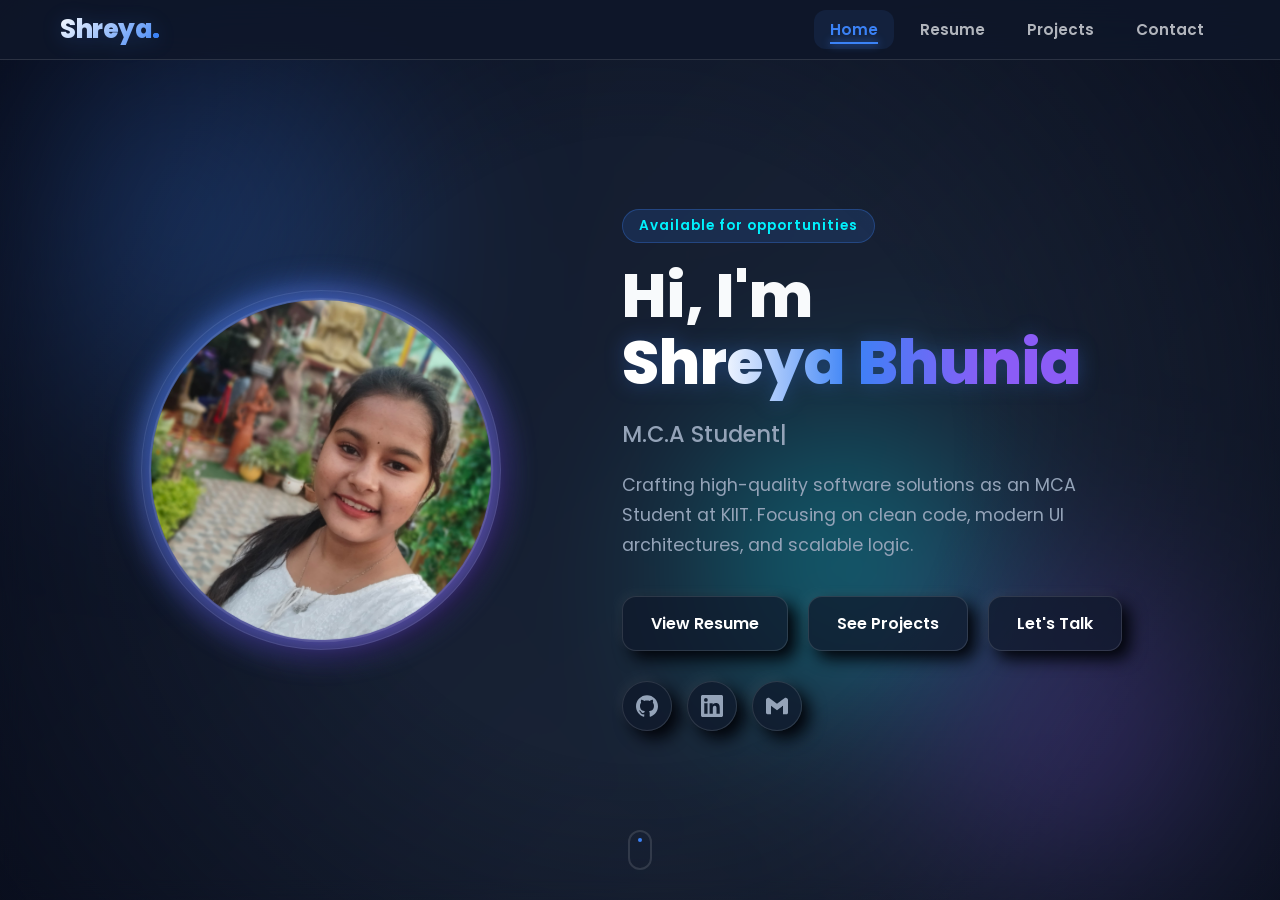
<file: index.html>
<!DOCTYPE html>
<html lang="en">

<head>
    <meta charset="UTF-8">
    <meta name="viewport" content="width=device-width, initial-scale=1.0">
    <title>Shreya's Home</title>
    <link rel="stylesheet" href="style.css">
    <link rel="stylesheet" href="portfolio.css">
    <script src="home.js" defer></script>
</head>

<body class="premium-home">

    <!-- Premium Background Elements -->
    <!-- Premium Background Elements adding to test changes -->
    <div class="mesh-background">
        <div class="glow-blob blob-1"></div>
        <div class="glow-blob blob-2"></div>
        <div class="glow-blob blob-3"></div>
    </div>
    <div class="glass-overlay"></div>

    <nav class="navbar">
        <div class="nav-logo">Shreya<span>.</span></div>
        <div class="nav-links">
            <a href="index.html" class="active">Home</a>
            <a href="Resume.html">Resume</a>
            <a href="Project.html">Projects</a>
            <a href="Contact.html">Contact</a>
        </div>
    </nav>

    <main class="hero-container">
        <!-- Left Section: Profile -->
        <section class="hero-visual">
            <div class="profile-wrapper tilt-element" id="profileTilt">
                <div class="profile-glow-ring"></div>
                <img src="pic.jpg" alt="Shreya Bhunia" class="profile-img">
            </div>
        </section>

        <!-- Right Section: Content -->
        <section class="hero-text">
            <div class="header-badge animate-in">Available for opportunities </div>

            <h1 class="hero-name animate-in">
                Hi, I'm <br>
                <span class="gradient-text">Shreya Bhunia</span>
            </h1>

            <div class="role-typing animate-in">
                <span id="typedText"></span><span class="cursor">|</span>
            </div>

            <p class="hero-description animate-in">
                Crafting high-quality software solutions as an MCA Student at KIIT.
                Focusing on clean code, modern UI architectures, and scalable logic.
            </p>

            <div class="cta-buttons animate-in">
                <a href="Resume.html" class="btn-premium btn-3d tilt-element">
                    <span>View Resume</span>
                </a>
                <a href="Project.html" class="btn-premium btn-3d tilt-element">
                    <span>See Projects</span>
                </a>
                <a href="Contact.html" class="btn-premium btn-3d tilt-element">
                    <span>Let's Talk</span>
                </a>
            </div>

            <div class="social-grid animate-in">
                <a href="https://github.com/shreyabhunia2/" target="_blank" rel="noopener noreferrer" class="social-btn btn-3d tilt-element" title="GitHub">
                    <svg viewBox="0 0 24 24" fill="currentColor">
                        <path
                            d="M12 .297c-6.63 0-12 5.373-12 12 0 5.303 3.438 9.8 8.205 11.385.6.113.82-.258.82-.577 0-.285-.01-1.04-.015-2.04-3.338.724-4.042-1.61-4.042-1.61C4.422 18.07 3.633 17.7 3.633 17.7c-1.087-.744.084-.729.084-.729 1.205.084 1.838 1.236 1.838 1.236 1.07 1.835 2.809 1.305 3.495.998.108-.776.417-1.305.76-1.605-2.665-.3-5.466-1.332-5.466-5.93 0-1.31.465-2.38 1.235-3.22-.135-.303-.54-1.523.105-3.176 0 0 1.005-.322 3.3 1.23.96-.267 1.98-.399 3-.405 1.02.006 2.04.138 3 .405 2.28-1.552 3.285-1.23 3.285-1.23.645 1.653.24 2.873.12 3.176.765.84 1.23 1.91 1.23 3.22 0 4.61-2.805 5.625-5.475 5.92.42.36.81 1.096.81 2.22 0 1.606-.015 2.896-.015 3.286 0 .315.21.69.825.57C20.565 22.092 24 17.592 24 12.297c0-6.627-5.373-12-12-12" />
                    </svg>
                </a>
                <a href="https://www.linkedin.com/in/shreyabhunia/" target="_blank" rel="noopener noreferrer" class="social-btn btn-3d tilt-element" title="LinkedIn">
                    <svg viewBox="0 0 24 24" fill="currentColor">
                        <path
                            d="M20.447 20.452h-3.554v-5.569c0-1.328-.027-3.037-1.852-3.037-1.853 0-2.136 1.445-2.136 2.939v5.667H9.351V9h3.414v1.561h.046c.477-.9 1.637-1.85 3.37-1.85 3.601 0 4.267 2.37 4.267 5.455v6.286zM5.337 7.433a2.062 2.062 0 0 1-2.063-2.065 2.064 2.064 0 1 1 2.063 2.065zm1.782 13.019H3.555V9h3.564v11.452zM22.225 0H1.771C.792 0 0 .774 0 1.729v20.542C0 23.227.792 24 1.771 24h20.451C23.2 24 24 23.227 24 22.271V1.729C24 .774 23.2 0 22.222 0h.003z" />
                    </svg>
                </a>
                <a href="mailto:shreyabhunia680@gmail.com" class="social-btn btn-3d tilt-element" title="Email">
                    <svg viewBox="0 0 24 24" fill="currentColor">
                        <path
                            d="M24 5.457v13.909c0 .904-.732 1.636-1.636 1.636h-3.819V11.73L12 16.64l-6.545-4.91v9.273H1.636A1.636 1.636 0 0 1 0 19.366V5.457c0-2.023 2.309-3.178 3.927-1.964L5.455 4.64 12 9.548l6.545-4.91 1.528-1.145C21.69 2.28 24 3.434 24 5.457z" />
                    </svg>
                </a>
            </div>
        </section>
    </main>

    <div class="scroll-status">
        <div class="scroll-dot"></div>
    </div>

</body>

</html>
</file>
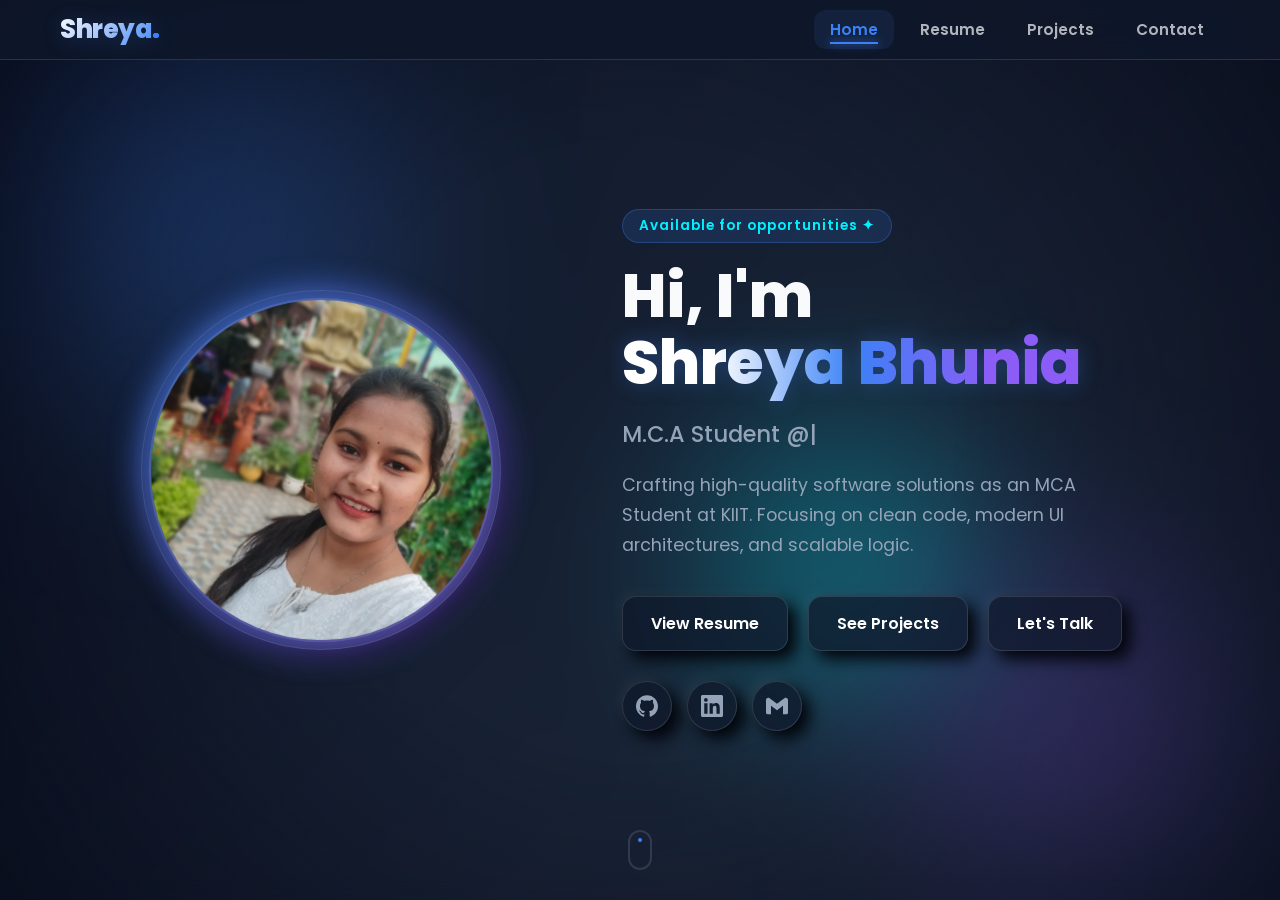
<file: portfolio.html>
<!DOCTYPE html>
<html lang="en">

<head>
    <meta charset="UTF-8">
    <meta name="viewport" content="width=device-width, initial-scale=1.0">
    <title>Shreya Bhunia | Premium Developer Portfolio</title>
    <link rel="stylesheet" href="style.css">
    <link rel="stylesheet" href="portfolio.css">
    <script src="home.js" defer></script>
</head>

<body class="premium-home">

    <!-- Premium Background Elements -->
    <!-- Premium Background Elements adding to test changes -->
    <div class="mesh-background">
        <div class="glow-blob blob-1"></div>
        <div class="glow-blob blob-2"></div>
        <div class="glow-blob blob-3"></div>
    </div>
    <div class="glass-overlay"></div>

    <nav class="navbar">
        <div class="nav-logo">Shreya<span>.</span></div>
        <div class="nav-links">
            <a href="portfolio.html" class="active">Home</a>
            <a href="Resume.html">Resume</a>
            <a href="Project.html">Projects</a>
            <a href="Contact.html">Contact</a>
        </div>
    </nav>

    <main class="hero-container">
        <!-- Left Section: Profile -->
        <section class="hero-visual">
            <div class="profile-wrapper tilt-element" id="profileTilt">
                <div class="profile-glow-ring"></div>
                <img src="pic.jpg" alt="Shreya Bhunia" class="profile-img">
            </div>
        </section>

        <!-- Right Section: Content -->
        <section class="hero-text">
            <div class="header-badge animate-in">Available for opportunities ✦</div>

            <h1 class="hero-name animate-in">
                Hi, I'm <br>
                <span class="gradient-text">Shreya Bhunia</span>
            </h1>

            <div class="role-typing animate-in">
                <span id="typedText"></span><span class="cursor">|</span>
            </div>

            <p class="hero-description animate-in">
                Crafting high-quality software solutions as an MCA Student at KIIT.
                Focusing on clean code, modern UI architectures, and scalable logic.
            </p>

            <div class="cta-buttons animate-in">
                <a href="Resume.html" class="btn-premium btn-3d tilt-element">
                    <span>View Resume</span>
                </a>
                <a href="Project.html" class="btn-premium btn-3d tilt-element">
                    <span>See Projects</span>
                </a>
                <a href="Contact.html" class="btn-premium btn-3d tilt-element">
                    <span>Let's Talk</span>
                </a>
            </div>

            <div class="social-grid animate-in">
                <a href="https://github.com/" target="_blank" class="social-btn btn-3d tilt-element" title="GitHub">
                    <svg viewBox="0 0 24 24" fill="currentColor">
                        <path
                            d="M12 .297c-6.63 0-12 5.373-12 12 0 5.303 3.438 9.8 8.205 11.385.6.113.82-.258.82-.577 0-.285-.01-1.04-.015-2.04-3.338.724-4.042-1.61-4.042-1.61C4.422 18.07 3.633 17.7 3.633 17.7c-1.087-.744.084-.729.084-.729 1.205.084 1.838 1.236 1.838 1.236 1.07 1.835 2.809 1.305 3.495.998.108-.776.417-1.305.76-1.605-2.665-.3-5.466-1.332-5.466-5.93 0-1.31.465-2.38 1.235-3.22-.135-.303-.54-1.523.105-3.176 0 0 1.005-.322 3.3 1.23.96-.267 1.98-.399 3-.405 1.02.006 2.04.138 3 .405 2.28-1.552 3.285-1.23 3.285-1.23.645 1.653.24 2.873.12 3.176.765.84 1.23 1.91 1.23 3.22 0 4.61-2.805 5.625-5.475 5.92.42.36.81 1.096.81 2.22 0 1.606-.015 2.896-.015 3.286 0 .315.21.69.825.57C20.565 22.092 24 17.592 24 12.297c0-6.627-5.373-12-12-12" />
                    </svg>
                </a>
                <a href="https://linkedin.com/" target="_blank" class="social-btn btn-3d tilt-element" title="LinkedIn">
                    <svg viewBox="0 0 24 24" fill="currentColor">
                        <path
                            d="M20.447 20.452h-3.554v-5.569c0-1.328-.027-3.037-1.852-3.037-1.853 0-2.136 1.445-2.136 2.939v5.667H9.351V9h3.414v1.561h.046c.477-.9 1.637-1.85 3.37-1.85 3.601 0 4.267 2.37 4.267 5.455v6.286zM5.337 7.433a2.062 2.062 0 0 1-2.063-2.065 2.064 2.064 0 1 1 2.063 2.065zm1.782 13.019H3.555V9h3.564v11.452zM22.225 0H1.771C.792 0 0 .774 0 1.729v20.542C0 23.227.792 24 1.771 24h20.451C23.2 24 24 23.227 24 22.271V1.729C24 .774 23.2 0 22.222 0h.003z" />
                    </svg>
                </a>
                <a href="mailto:shreyabhunia680@gmail.com" class="social-btn btn-3d tilt-element" title="Email">
                    <svg viewBox="0 0 24 24" fill="currentColor">
                        <path
                            d="M24 5.457v13.909c0 .904-.732 1.636-1.636 1.636h-3.819V11.73L12 16.64l-6.545-4.91v9.273H1.636A1.636 1.636 0 0 1 0 19.366V5.457c0-2.023 2.309-3.178 3.927-1.964L5.455 4.64 12 9.548l6.545-4.91 1.528-1.145C21.69 2.28 24 3.434 24 5.457z" />
                    </svg>
                </a>
            </div>
        </section>
    </main>

    <div class="scroll-status">
        <div class="scroll-dot"></div>
    </div>

</body>

</html>
</file>
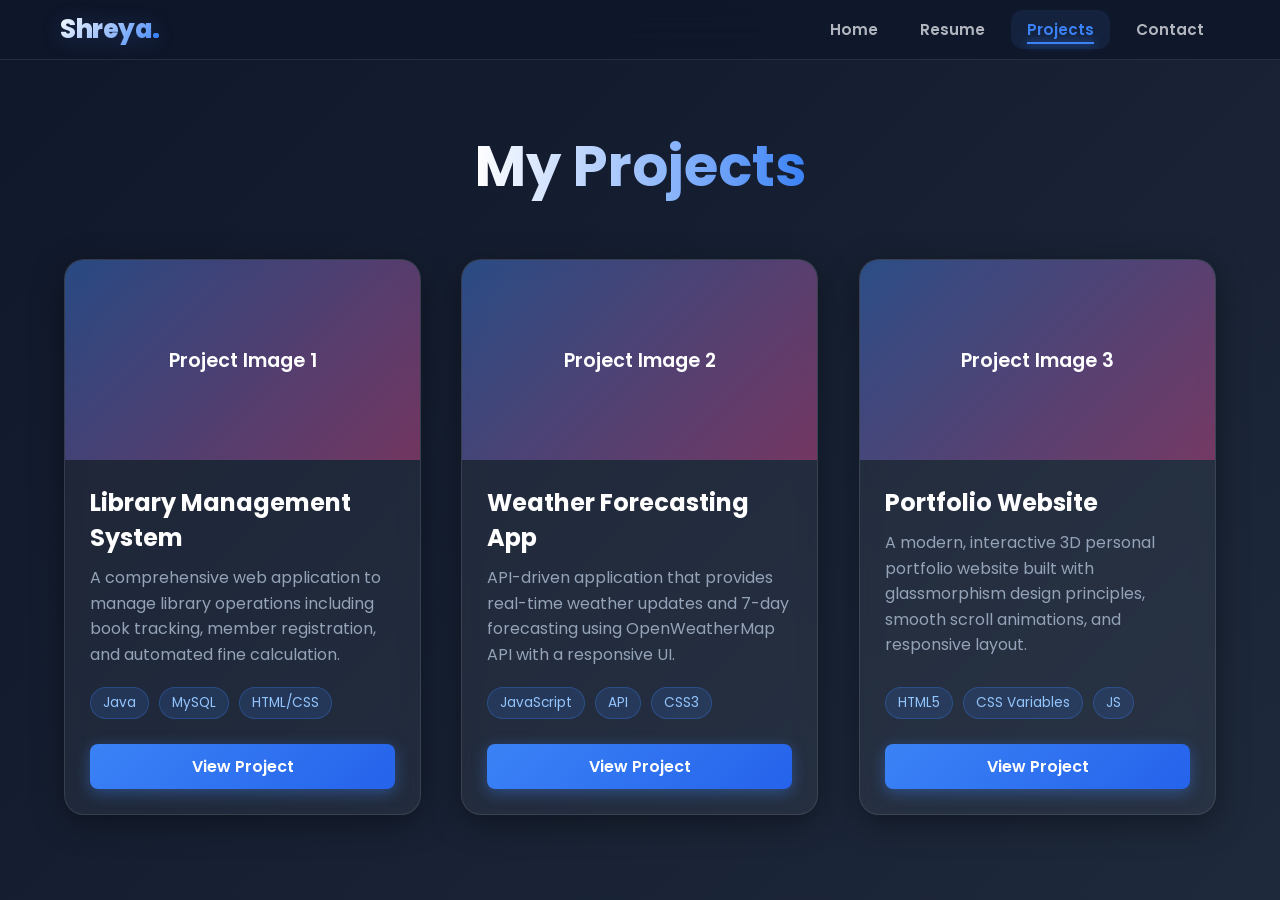
<file: Project.html>
<!DOCTYPE html>
<html lang="en">
<head>
    <meta charset="UTF-8">
    <meta name="viewport" content="width=device-width, initial-scale=1.0">
    <title>Projects - Shreya Bhunia</title>
    <link rel="stylesheet" href="style.css">
    <link rel="stylesheet" href="Project.css">
    <script src="script.js" defer></script>
</head>
<body>
    <nav class="navbar">
        <div class="nav-logo">Shreya<span>.</span></div>
        <div class="nav-links">
            <a href="index.html">Home</a>
            <a href="Resume.html">Resume</a>
            <a href="Project.html" class="active">Projects</a>
            <a href="Contact.html">Contact</a>
        </div>
    </nav>
    <div class="page-container center-content">
        <h1 class="page-title animate-on-scroll">My Projects</h1>
        <div class="projects-grid animate-on-scroll">
            
            <!-- Project 1 -->
            <div class="project-card tilt-card glass">
                <div class="project-img placeholder-img">
                    <span>Project Image 1</span>
                </div>
                <div class="project-content">
                    <h3>Library Management System</h3>
                    <p>A comprehensive web application to manage library operations including book tracking, member registration, and automated fine calculation.</p>
                    <div class="tech-stack">
                        <span>Java</span>
                        <span>MySQL</span>
                        <span>HTML/CSS</span>
                    </div>
                    <a href="#" class="btn-primary project-link">View Project</a>
                </div>
            </div>

            <!-- Project 2 -->
            <div class="project-card tilt-card glass">
                <div class="project-img placeholder-img">
                    <span>Project Image 2</span>
                </div>
                <div class="project-content">
                    <h3>Weather Forecasting App</h3>
                    <p>API-driven application that provides real-time weather updates and 7-day forecasting using OpenWeatherMap API with a responsive UI.</p>
                    <div class="tech-stack">
                        <span>JavaScript</span>
                        <span>API</span>
                        <span>CSS3</span>
                    </div>
                    <a href="#" class="btn-primary project-link">View Project</a>
                </div>
            </div>

            <!-- Project 3 -->
            <div class="project-card tilt-card glass">
                <div class="project-img placeholder-img">
                    <span>Project Image 3</span>
                </div>
                <div class="project-content">
                    <h3>Portfolio Website</h3>
                    <p>A modern, interactive 3D personal portfolio website built with glassmorphism design principles, smooth scroll animations, and responsive layout.</p>
                    <div class="tech-stack">
                        <span>HTML5</span>
                        <span>CSS Variables</span>
                        <span>JS</span>
                    </div>
                    <a href="#" class="btn-primary project-link">View Project</a>
                </div>
            </div>

        </div>
    </div>
</body>
</html>
</file>
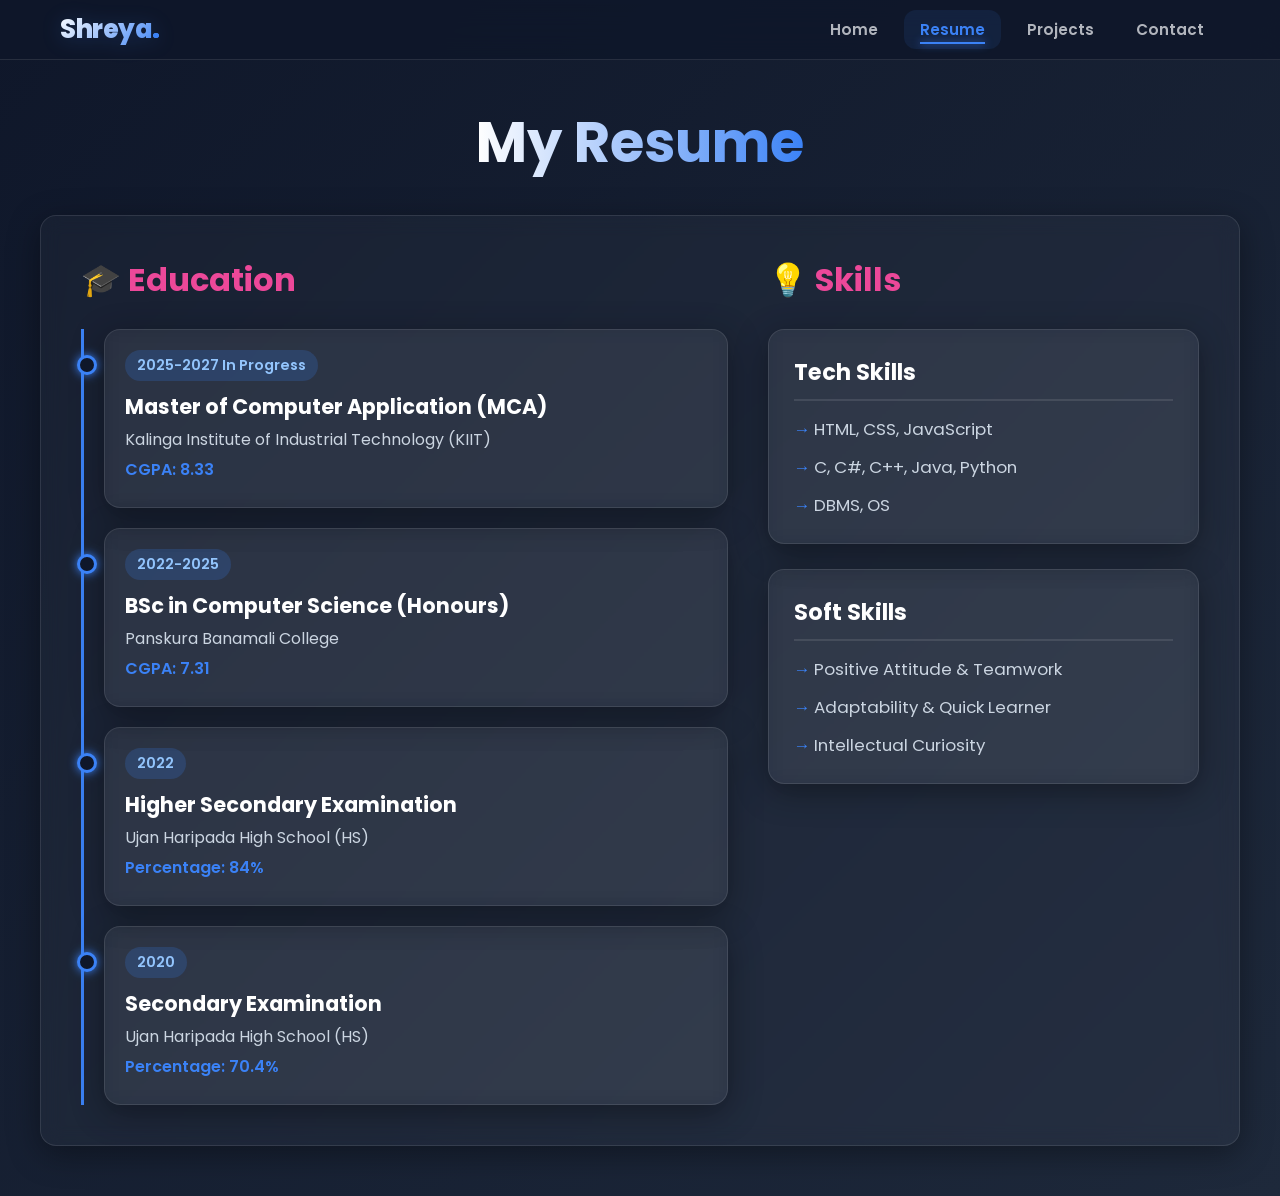
<file: Resume.html>
<!DOCTYPE html>
<html lang="en">
<head>
    <meta charset="UTF-8">
    <meta name="viewport" content="width=device-width, initial-scale=1.0">
    <title>Resume - Shreya Bhunia</title>
    <link rel="stylesheet" href="style.css">
    <link rel="stylesheet" href="Resume.css">
    <script src="script.js" defer></script>
</head>
<body>
    <nav class="navbar">
        <div class="nav-logo">Shreya<span>.</span></div>
        <div class="nav-links">
            <a href="index.html">Home</a>
            <a href="Resume.html" class="active">Resume</a>
            <a href="Project.html">Projects</a>
            <a href="Contact.html">Contact</a>
        </div>
    </nav>
    <div class="page-container center-content">
        <h1 class="page-title animate-on-scroll">My Resume</h1>
        <div class="resume-container glass animate-on-scroll">
            <div class="resume-section animate-on-scroll">
                <h2>🎓 Education</h2>
                <div class="timeline">
                    <div class="timeline-item tilt-card glass">
                        <span class="year">2025-2027 In Progress</span>
                        <h3>Master of Computer Application (MCA)</h3>
                        <p>Kalinga Institute of Industrial Technology (KIIT)</p>
                        <p class="highlight">CGPA: 8.33</p>
                    </div>
                    <div class="timeline-item tilt-card glass">
                        <span class="year">2022-2025</span>
                        <h3>BSc in Computer Science (Honours)</h3>
                        <p>Panskura Banamali College</p>
                        <p class="highlight">CGPA: 7.31</p>
                    </div>
                    <div class="timeline-item tilt-card glass">
                        <span class="year">2022</span>
                        <h3>Higher Secondary Examination</h3>
                        <p>Ujan Haripada High School (HS)</p>
                        <p class="highlight">Percentage: 84%</p>
                    </div>
                    <div class="timeline-item tilt-card glass">
                        <span class="year">2020</span>
                        <h3>Secondary Examination</h3>
                        <p>Ujan Haripada High School (HS)</p>
                        <p class="highlight">Percentage: 70.4%</p>
                    </div>
                </div>
            </div>

            <div class="resume-section animate-on-scroll">
                <h2>💡 Skills</h2>
                <div class="skills-grid">
                    <div class="skill-category tilt-card glass">
                        <h3>Tech Skills</h3>
                        <ul>
                            <li>HTML, CSS, JavaScript</li>
                            <li>C, C#, C++, Java, Python</li>
                            <li>DBMS, OS</li>
                        </ul>
                    </div>
                    <div class="skill-category tilt-card glass">
                        <h3>Soft Skills</h3>
                        <ul>
                            <li>Positive Attitude & Teamwork</li>
                            <li>Adaptability & Quick Learner</li>
                            <li>Intellectual Curiosity</li>
                        </ul>
                    </div>
                </div>
            </div>
        </div>
    </div>
</body>
</html>
</file>
<file: style.css>
@import url('https://fonts.googleapis.com/css2?family=Inter:wght@300;400;600;700&family=Poppins:wght@300;400;600;700&display=swap');

:root {
    --bg-color: #0f172a;
    --text-color: #f8fafc;
    --primary: #3b82f6;
    --secondary: #ec4899;
    --glass-bg: rgba(255, 255, 255, 0.05);
    --glass-border: rgba(255, 255, 255, 0.1);
    --glass-shadow: 0 8px 32px 0 rgba(0, 0, 0, 0.37);
}

* {
    margin: 0;
    padding: 0;
    box-sizing: border-box;
    font-family: 'Poppins', sans-serif;
}

body {
    background: linear-gradient(135deg, var(--bg-color), #1e293b);
    color: var(--text-color);
    min-height: 100vh;
    overflow-x: hidden;
    scroll-behavior: smooth;
}

/* Glassmorphism Utilities */
.glass {
    background: var(--glass-bg);
    backdrop-filter: blur(10px);
    -webkit-backdrop-filter: blur(10px);
    border: 1px solid var(--glass-border);
    box-shadow: var(--glass-shadow);
    border-radius: 16px;
}

/* Sticky Navbar */
nav.navbar {
    position: fixed;
    top: 0;
    left: 0;
    width: 100%;
    display: flex;
    justify-content: space-between; /* Space logo and links */
    align-items: center;
    padding: 10px 60px; /* More breathing room */
    z-index: 1000;
    background: rgba(15, 23, 42, 0.85); /* Slightly darker for contrast */
    backdrop-filter: blur(16px);
    -webkit-backdrop-filter: blur(16px);
    border-bottom: 1px solid var(--glass-border);
    border-radius: 0; /* Ensures full-width top bar, not a card */
    transition: all 0.4s ease;
}

.nav-logo {
    font-size: 1.6rem;
    font-weight: 800;
    color: var(--text-color);
    letter-spacing: -0.5px;
    cursor: default;
    user-select: none;
    background: linear-gradient(135deg, #fff, var(--primary));
    -webkit-background-clip: text;
    background-clip: text;
    color: transparent;
    filter: drop-shadow(0 2px 10px rgba(59, 130, 246, 0.2));
}

.nav-logo span {
    color: var(--primary);
    -webkit-text-fill-color: var(--primary); /* Overwrite gradient for the dot */
}

.nav-links {
    display: flex;
    align-items: center;
    gap: 10px;
}

nav.navbar a {
    color: rgba(248, 250, 252, 0.7); /* Muted by default */
    text-decoration: none;
    padding: 8px 16px;
    border-radius: 12px;
    font-weight: 600;
    font-size: 0.95rem;
    position: relative;
    transition: all 0.3s cubic-bezier(0.175, 0.885, 0.32, 1.275);
}

nav.navbar a:hover {
    color: #fff;
    background: rgba(255, 255, 255, 0.08);
    transform: translateY(-2px);
}

nav.navbar a.active {
    color: var(--primary);
    background: rgba(59, 130, 246, 0.1);
}

nav.navbar a::after {
    content: '';
    position: absolute;
    width: 0;
    height: 2px;
    bottom: 5px;
    left: 16px;
    right: 16px;
    background: var(--primary);
    transition: width 0.3s ease;
    box-shadow: 0 0 8px var(--primary);
}

nav.navbar a.active::after {
    width: calc(100% - 32px);
}

/* Base Animations */
.animate-on-scroll {
    opacity: 0;
    transform: translateY(30px);
    transition: opacity 0.8s ease-out, transform 0.8s ease-out;
}

.animate-on-scroll.visible {
    opacity: 1;
    transform: translateY(0);
}

/* Page Container styling */
.page-container {
    padding-top: 100px; /* Space for navbar */
    min-height: 100vh;
    display: flex;
    flex-direction: column;
    align-items: center;
    width: 100%;
}

/* Global Button */
.btn-primary {
    background: linear-gradient(135deg, var(--primary), #2563eb);
    color: white;
    padding: 10px 20px;
    border: none;
    border-radius: 8px;
    font-weight: 600;
    cursor: pointer;
    transition: all 0.3s ease;
    text-decoration: none;
    display: inline-block;
    box-shadow: 0 4px 15px rgba(59, 130, 246, 0.4);
}

.btn-primary:hover {
    transform: translateY(-3px) scale(1.05);
    box-shadow: 0 8px 25px rgba(59, 130, 246, 0.6);
}

/* Specific section centering helper */
.center-content {
    display: flex;
    justify-content: center;
    align-items: center;
    height: 100%;
    width: 100%;
}

@media (max-width: 768px) {
    nav.navbar {
        padding: 10px 20px; /* Reduced side padding for mobile */
    }
    .nav-logo {
        font-size: 1.3rem; /* Slightly smaller logo */
    }
    .nav-links {
        gap: 2px; /* Tighter gap for links */
    }
    nav.navbar a {
        padding: 6px 10px;
        font-size: 0.85rem;
    }
}
</file>
<file: portfolio.css>
/* ============================================================
   PREMIUM HOMEPAGE — Modern 3D & Futuristic (Glass + Neumorphism)
   ============================================================ */

:root {
    --bg-deep: #050816;
    --navy-glass: rgba(15, 23, 42, 0.7);
    --glass-border: rgba(255, 255, 255, 0.12);
    --primary-glow: #3b82f6; /* Neon Blue */
    --secondary-glow: #8b5cf6; /* Neon Purple */
    --accent-glow: #00f2fe;    /* Electric Cyan */
    
    /* Neumorphic 3D Shadows for dark theme */
    --nm-shadow: 8px 8px 16px #02040a, -4px -4px 12px rgba(255, 255, 255, 0.05);
    --nm-inset: inset 4px 4px 8px #02040a, inset -2px -2px 6px rgba(255, 255, 255, 0.05);
}

body.premium-home {
    background-color: var(--bg-deep);
    color: #f8fafc;
    overflow-x: hidden;
    margin: 0;
    min-height: 100vh;
}

/* ──────────────── Background Mesh Entities ──────────────── */

.mesh-background {
    position: fixed;
    inset: 0;
    z-index: -2;
    overflow: hidden;
    filter: blur(80px);
}

.glow-blob {
    position: absolute;
    border-radius: 50%;
    opacity: 0.45;
    animation: blobMove 20s infinite alternate cubic-bezier(0.45, 0, 0.55, 1);
}

.blob-1 {
    width: 600px; height: 600px;
    background: radial-gradient(circle, var(--primary-glow) 0%, transparent 70%);
    top: -10%; left: -10%;
    animation-duration: 25s;
}

.blob-2 {
    width: 500px; height: 500px;
    background: radial-gradient(circle, var(--secondary-glow) 0%, transparent 70%);
    bottom: -10%; right: -5%;
    animation-duration: 30s;
    animation-delay: -5s;
}

.blob-3 {
    width: 400px; height: 400px;
    background: radial-gradient(circle, var(--accent-glow) 0%, transparent 70%);
    top: 40%; left: 50%;
    animation-duration: 18s;
    animation-delay: -10s;
}

@keyframes blobMove {
    0% { transform: translate(0, 0) scale(1); }
    33% { transform: translate(50px, -40px) scale(1.1); }
    66% { transform: translate(-30px, 60px) scale(0.9); }
    100% { transform: translate(0, 0) scale(1); }
}

.glass-overlay {
    position: fixed;
    inset: 0;
    z-index: -1;
    background: radial-gradient(circle at 50% 50%, transparent 40%, rgba(5, 8, 22, 0.7) 100%);
    backdrop-filter: blur(10px);
}



/* ──────────────── Hero Layout ──────────────── */

.hero-container {
    display: grid;
    grid-template-columns: 1fr 1.2fr;
    align-items: center;
    gap: 60px;
    max-width: 1200px;
    margin: 0 auto;
    padding: 120px 40px 80px;
    min-height: 100vh;
}

/* ──────────────── Hero Visual (Profile) ──────────────── */

.hero-visual {
    display: flex;
    justify-content: center;
    perspective: 1000px;
}

.profile-wrapper {
    position: relative;
    width: 360px;
    height: 360px;
    border-radius: 50%;
    padding: 12px;
    background: rgba(255, 255, 255, 0.03);
    border: 1px solid var(--glass-border);
    box-shadow: var(--nm-shadow);
    transition: transform 0.1s ease-out;
    transform-style: preserve-3d;
}

.profile-img {
    width: 100%;
    height: 100%;
    object-fit: cover;
    border-radius: 50%;
    border: 2px solid var(--glass-border);
    transform: translateZ(30px);
}

.profile-glow-ring {
    position: absolute;
    inset: -5px;
    border-radius: 50%;
    background: linear-gradient(135deg, var(--primary-glow), var(--secondary-glow));
    z-index: -1;
    opacity: 0.6;
    filter: blur(15px);
    animation: rotateGlow 8s linear infinite;
}

@keyframes rotateGlow {
    from { transform: rotate(0deg); }
    to { transform: rotate(360deg); }
}

.profile-wrapper:hover {
    box-shadow: 0 0 40px rgba(59, 130, 246, 0.4);
}

/* ──────────────── Hero Text ──────────────── */

.hero-text {
    display: flex;
    flex-direction: column;
    gap: 20px;
}

.header-badge {
    width: fit-content;
    padding: 6px 16px;
    border-radius: 20px;
    background: rgba(59, 130, 246, 0.15);
    border: 1px solid rgba(59, 130, 246, 0.3);
    color: var(--accent-glow);
    font-size: 0.85rem;
    font-weight: 600;
    letter-spacing: 1px;
}

.hero-name {
    font-size: 3.8rem;
    font-weight: 800;
    line-height: 1.1;
    margin: 0;
}

.gradient-text {
    background: linear-gradient(to right, #fff 20%, var(--primary-glow) 50%, var(--secondary-glow) 80%);
    -webkit-background-clip: text;
    background-clip: text;
    color: transparent;
    filter: drop-shadow(0 0 10px rgba(59, 130, 246, 0.3));
}

.role-typing {
    font-size: 1.4rem;
    color: #94a3b8;
    font-weight: 500;
}

.hero-description {
    font-size: 1.1rem;
    line-height: 1.7;
    color: #94a3b8;
    max-width: 500px;
}

/* ──────────────── 3D Neumorphic Buttons ──────────────── */

.cta-buttons {
    display: flex;
    gap: 20px;
    margin-top: 15px;
}

.btn-premium {
    position: relative;
    padding: 14px 28px;
    border-radius: 14px;
    background: var(--navy-glass);
    border: 1px solid var(--glass-border);
    box-shadow: var(--nm-shadow);
    color: #fff;
    text-decoration: none;
    font-weight: 600;
    font-size: 1rem;
    transition: all 0.3s cubic-bezier(0.175, 0.885, 0.32, 1.275);
    overflow: hidden;
}

.btn-premium:hover {
    transform: translateY(-6px) scale(1.03);
    box-shadow: 0 10px 30px rgba(59, 130, 246, 0.5);
    border-color: var(--primary-glow);
}

.btn-premium:active {
    transform: translateY(2px);
    box-shadow: var(--nm-inset);
}

/* ──────────────── Social Icons ──────────────── */

.social-grid {
    display: flex;
    gap: 15px;
    margin-top: 10px;
}

.social-btn {
    width: 50px;
    height: 50px;
    border-radius: 50%;
    display: flex;
    align-items: center;
    justify-content: center;
    background: var(--navy-glass);
    border: 1px solid var(--glass-border);
    box-shadow: var(--nm-shadow);
    color: #94a3b8;
    transition: all 0.3s cubic-bezier(0.175, 0.885, 0.32, 1.275);
}

.social-btn:hover {
    color: #fff;
    transform: translateY(-5px) scale(1.1);
    box-shadow: 0 0 20px var(--primary-glow);
    border-color: var(--primary-glow);
}

.social-btn svg {
    width: 22px;
    height: 22px;
}

/* ──────────────── Animations ──────────────── */

.animate-in {
    opacity: 0;
    transform: translateY(20px);
    animation: slideUp 0.8s ease forwards;
}

.hero-text > .animate-in:nth-child(1) { animation-delay: 0.2s; }
.hero-text > .animate-in:nth-child(2) { animation-delay: 0.3s; }
.hero-text > .animate-in:nth-child(3) { animation-delay: 0.4s; }
.hero-text > .animate-in:nth-child(4) { animation-delay: 0.5s; }
.hero-text > .animate-in:nth-child(5) { animation-delay: 0.6s; }
.hero-text > .animate-in:nth-child(6) { animation-delay: 0.7s; }

@keyframes slideUp {
    to { opacity: 1; transform: translateY(0); }
}

/* ──────────────── Scroll Dot ──────────────── */

.scroll-status {
    position: fixed;
    bottom: 30px;
    left: 50%;
    transform: translateX(-50%);
    width: 24px;
    height: 40px;
    border-radius: 12px;
    border: 2px solid var(--glass-border);
}

.scroll-dot {
    position: absolute;
    top: 6px;
    left: 50%;
    transform: translateX(-50%);
    width: 4px;
    height: 4px;
    background: var(--primary-glow);
    border-radius: 50%;
    animation: scrollMove 2s infinite;
}

@keyframes scrollMove {
    0% { top: 6px; opacity: 1; }
    100% { top: 25px; opacity: 0; }
}

/* ──────────────── Responsive ──────────────── */

@media (max-width: 950px) {
    .hero-container {
        grid-template-columns: 1fr;
        padding-top: 100px;
        text-align: center;
        gap: 40px;
    }
    
    .hero-visual {
        order: -1;
    }

    .profile-wrapper {
        width: 280px;
        height: 280px;
    }

    .hero-text {
        align-items: center;
    }

    .hero-name {
        font-size: 2.8rem;
    }

    .cta-buttons {
        flex-direction: column;
        width: 100%;
        align-items: center;
    }

    .btn-premium {
        width: 80%;
    }
}
</file>
<file: Project.css>
/* Specific styling for Projects Page */

.page-title {
    font-size: 3.5rem;
    margin-bottom: 50px;
    background: linear-gradient(to right, #fff, var(--primary));
    -webkit-background-clip: text;
    background-clip: text;
    color: transparent;
    font-weight: 700;
}

.projects-grid {
    display: grid;
    grid-template-columns: repeat(auto-fit, minmax(320px, 1fr));
    gap: 40px;
    width: 90%;
    max-width: 1200px;
    margin-bottom: 60px;
}

.project-card {
    display: flex;
    flex-direction: column;
    overflow: hidden;
    background: rgba(255, 255, 255, 0.05);
    border-radius: 20px;
    transition: transform 0.3s ease, box-shadow 0.3s ease;
}

.project-card:hover {
    box-shadow: 0 15px 35px rgba(59, 130, 246, 0.2);
    /* Transform handled by JS tilt effect */
}

/* Image Placeholder styling (in case user hasn't added images) */
.project-img {
    height: 200px;
    width: 100%;
    background: linear-gradient(135deg, rgba(59, 130, 246, 0.4), rgba(236, 72, 153, 0.4));
    display: flex;
    justify-content: center;
    align-items: center;
    color: white;
    font-weight: 600;
    font-size: 1.2rem;
    position: relative;
    overflow: hidden;
}

.project-img::after {
    content: '';
    position: absolute;
    top: 0; left: -100%;
    width: 50%; height: 100%;
    background: linear-gradient(to right, transparent, rgba(255,255,255,0.3), transparent);
    transform: skewX(-25deg);
    animation: shine 4s infinite;
}

@keyframes shine {
    0% { left: -100%; }
    20% { left: 200%; }
    100% { left: 200%; }
}

.project-content {
    padding: 25px;
    display: flex;
    flex-direction: column;
    flex-grow: 1;
}

.project-content h3 {
    font-size: 1.5rem;
    color: #fff;
    margin-bottom: 10px;
}

.project-content p {
    color: #94a3b8;
    line-height: 1.6;
    margin-bottom: 20px;
    flex-grow: 1;
}

.tech-stack {
    display: flex;
    flex-wrap: wrap;
    gap: 10px;
    margin-bottom: 25px;
}

.tech-stack span {
    background: rgba(59, 130, 246, 0.15);
    color: #93c5fd;
    padding: 5px 12px;
    border-radius: 20px;
    font-size: 0.85rem;
    border: 1px solid rgba(59, 130, 246, 0.3);
}

.project-link {
    text-align: center;
    margin-top: auto;
}

/* Base override for card */
.tilt-card {
    will-change: transform;
}
</file>
<file: Resume.css>
/* Specific styling for Resume Page */

.page-title {
    font-size: 3.5rem;
    margin-bottom: 30px;
    background: linear-gradient(to right, #fff, var(--primary));
    -webkit-background-clip: text;
    background-clip: text;
    color: transparent;
    font-weight: 700;
}

.resume-container {
    display: grid;
    grid-template-columns: 1.5fr 1fr;
    gap: 40px;
    padding: 40px;
    max-width: 1200px;
    width: 95%;
    margin-bottom: 50px;
    background: rgba(255, 255, 255, 0.03); /* slightly darker glass */
}

.resume-section h2 {
    font-size: 2rem;
    margin-bottom: 25px;
    color: var(--secondary);
    display: flex;
    align-items: center;
    gap: 10px;
}

/* Timeline specific */
.timeline {
    display: flex;
    flex-direction: column;
    gap: 20px;
    position: relative;
    padding-left: 20px;
    border-left: 3px solid var(--primary);
}

.timeline-item {
    padding: 20px;
    position: relative;
    transition: transform 0.3s ease;
    background: rgba(255, 255, 255, 0.05);
}

.timeline-item:hover {
    box-shadow: 0 10px 30px rgba(59, 130, 246, 0.2);
}

.timeline-item::before {
    content: '';
    position: absolute;
    left: -28.5px;
    top: 25px;
    width: 14px;
    height: 14px;
    border-radius: 50%;
    background: var(--bg-color);
    border: 3px solid var(--primary);
    box-shadow: 0 0 10px var(--primary);
}

.timeline-item .year {
    display: inline-block;
    padding: 5px 12px;
    background: rgba(59, 130, 246, 0.2);
    color: #93c5fd;
    border-radius: 20px;
    font-size: 0.9rem;
    font-weight: 600;
    margin-bottom: 10px;
}

.timeline-item h3 {
    font-size: 1.3rem;
    margin-bottom: 5px;
    color: #fff;
}

.timeline-item p {
    color: #cbd5e1;
    margin-bottom: 5px;
}

.timeline-item .highlight {
    color: var(--primary);
    font-weight: 600;
}

/* Skills specific */
.skills-grid {
    display: flex;
    flex-direction: column;
    gap: 25px;
}

.skill-category {
    padding: 25px;
    background: rgba(255, 255, 255, 0.05);
}

.skill-category:hover {
    box-shadow: 0 10px 30px rgba(236, 72, 153, 0.2);
}

.skill-category h3 {
    font-size: 1.4rem;
    color: #fff;
    margin-bottom: 15px;
    border-bottom: 2px solid rgba(255,255,255,0.1);
    padding-bottom: 10px;
}

.skill-category ul {
    list-style: none;
    display: flex;
    flex-direction: column;
    gap: 12px;
}

.skill-category li {
    position: relative;
    padding-left: 20px;
    color: #cbd5e1;
    font-size: 1.05rem;
}

.skill-category li::before {
    content: '→';
    position: absolute;
    left: 0;
    color: var(--primary);
}

@media (max-width: 900px) {
    .resume-container {
        grid-template-columns: 1fr;
    }
}
</file>
